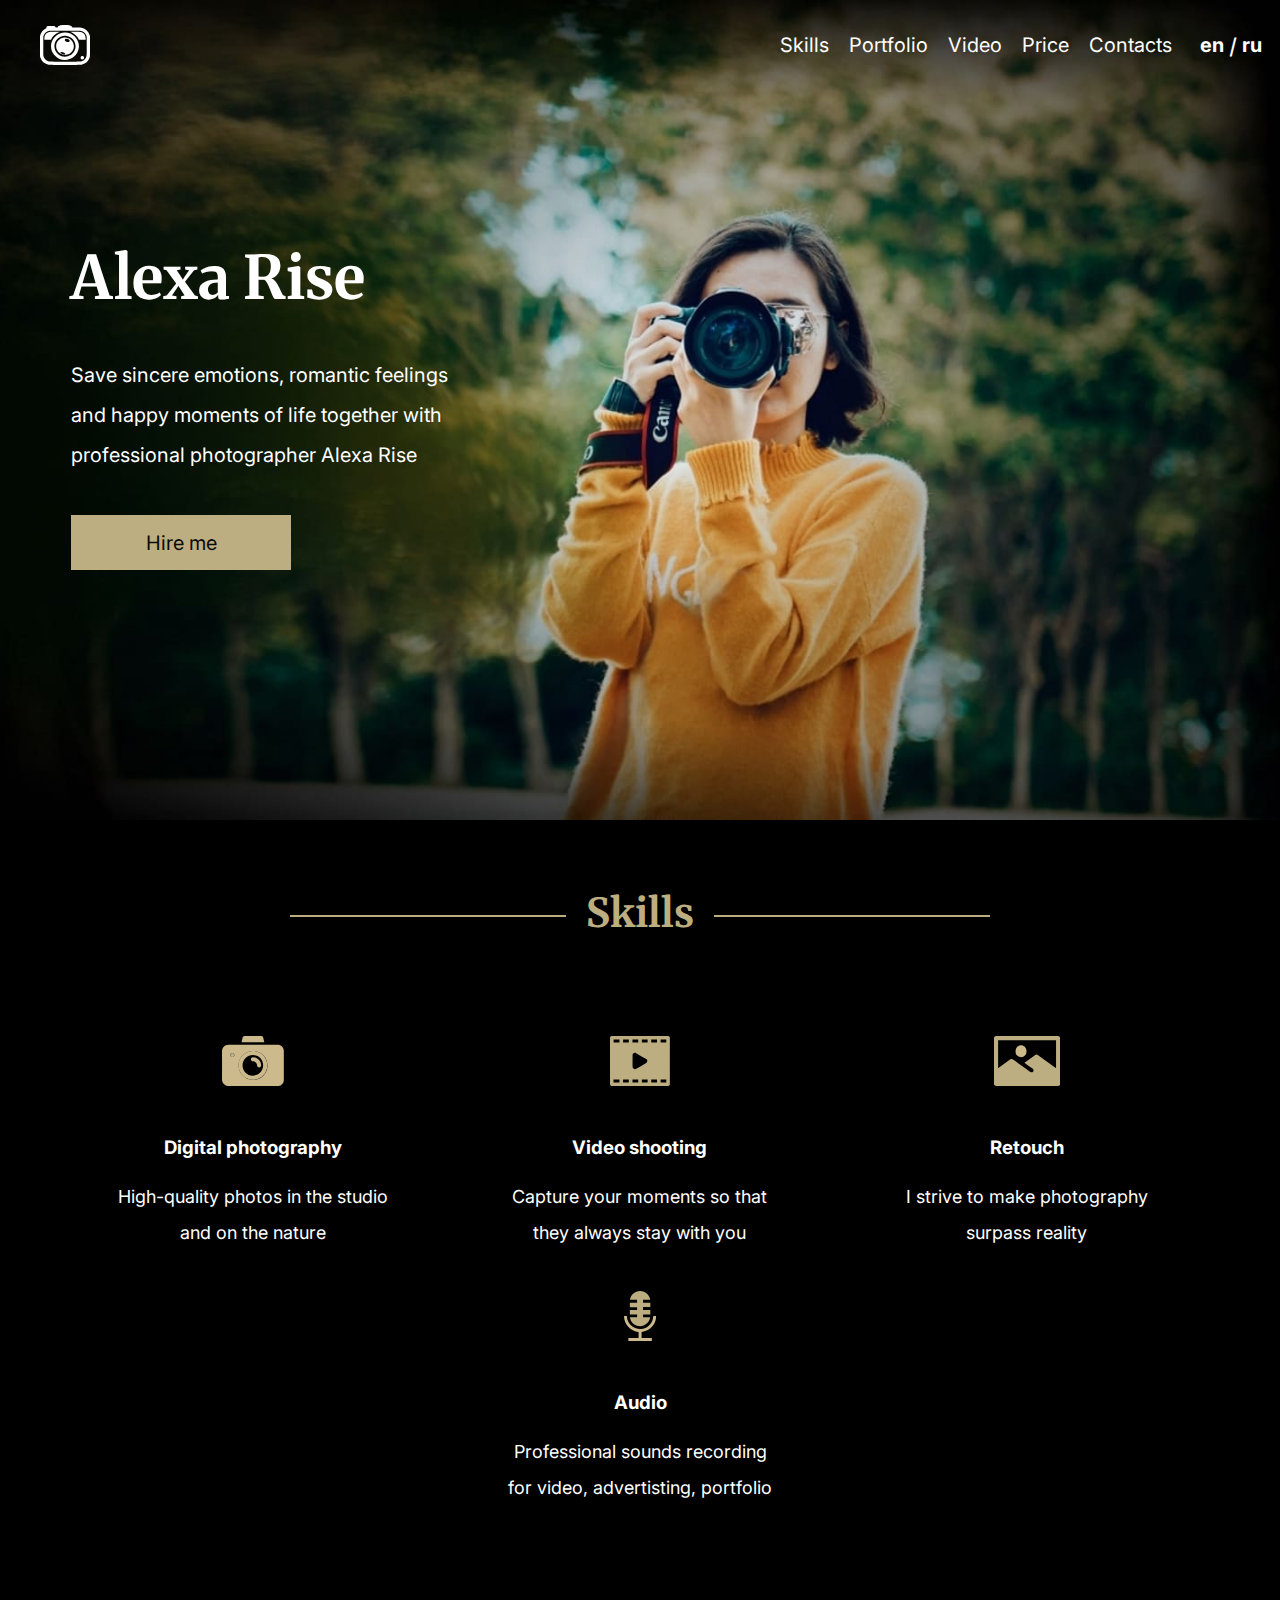
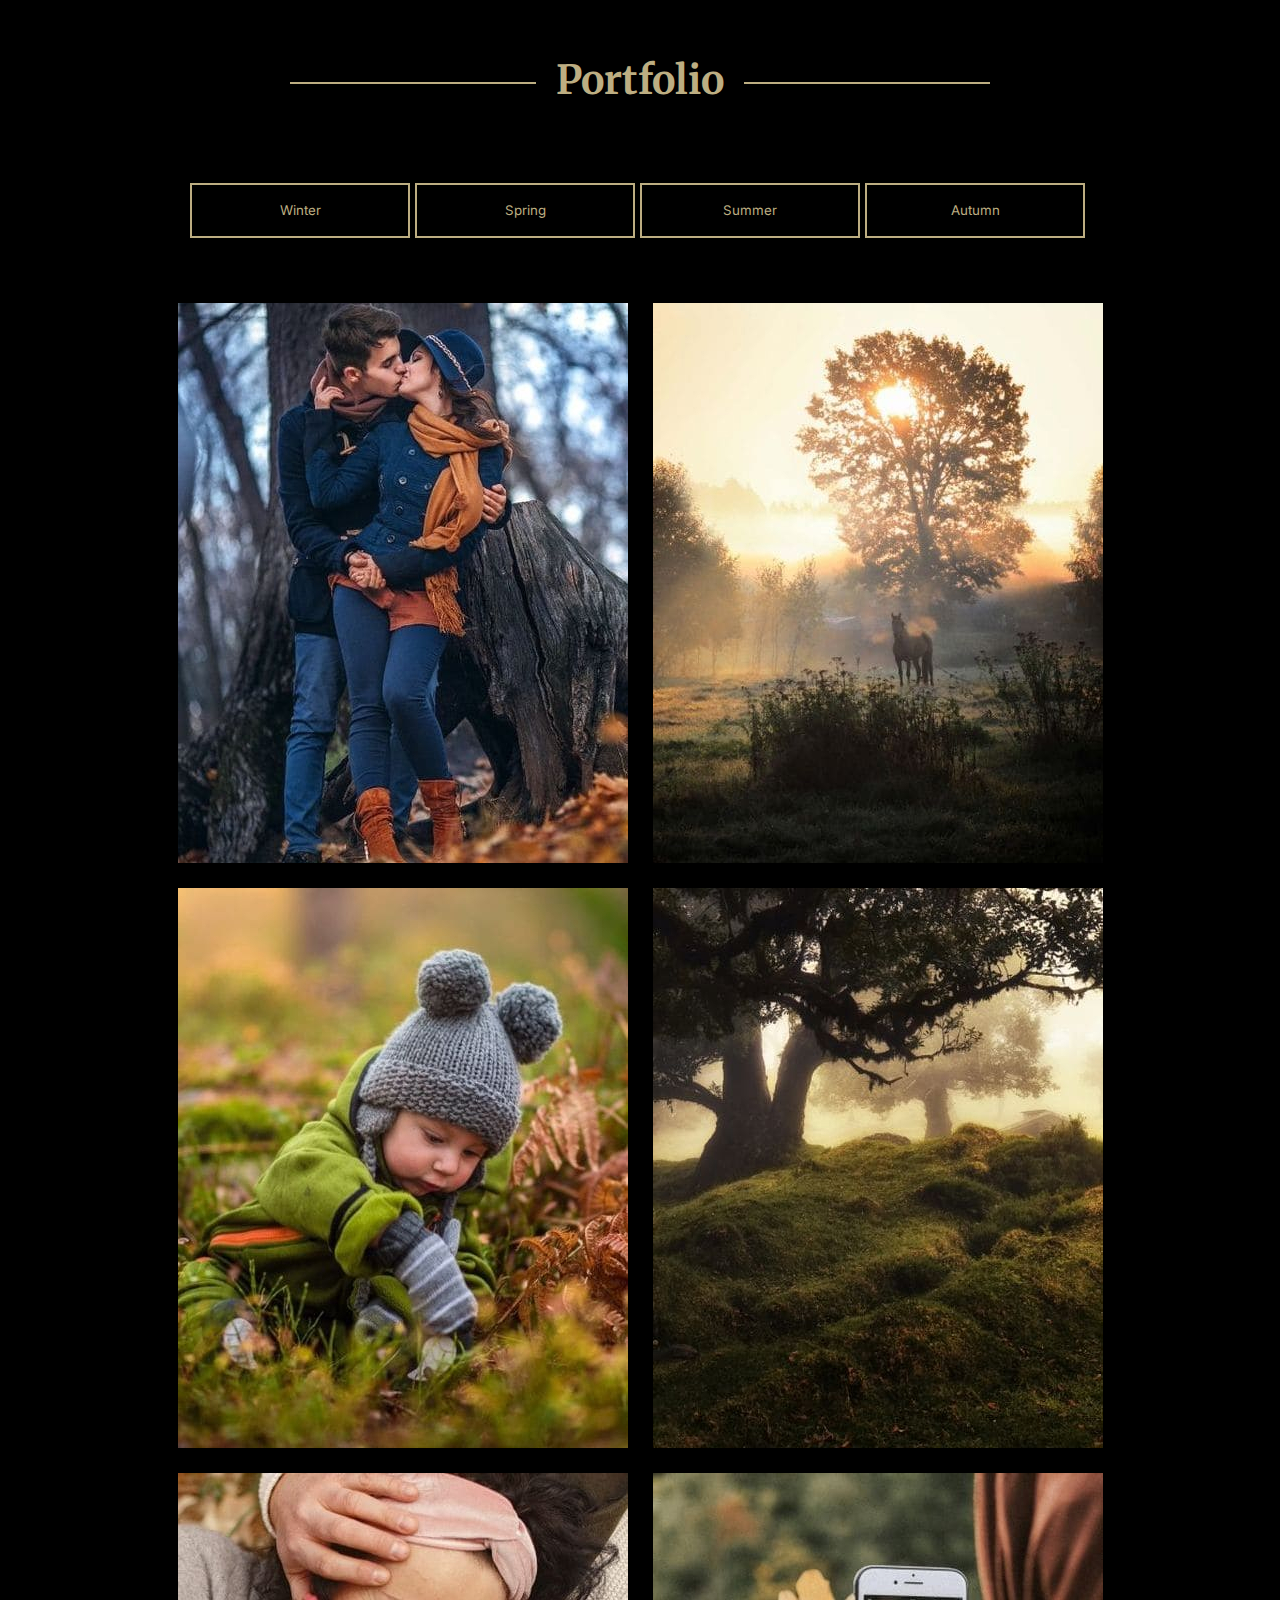
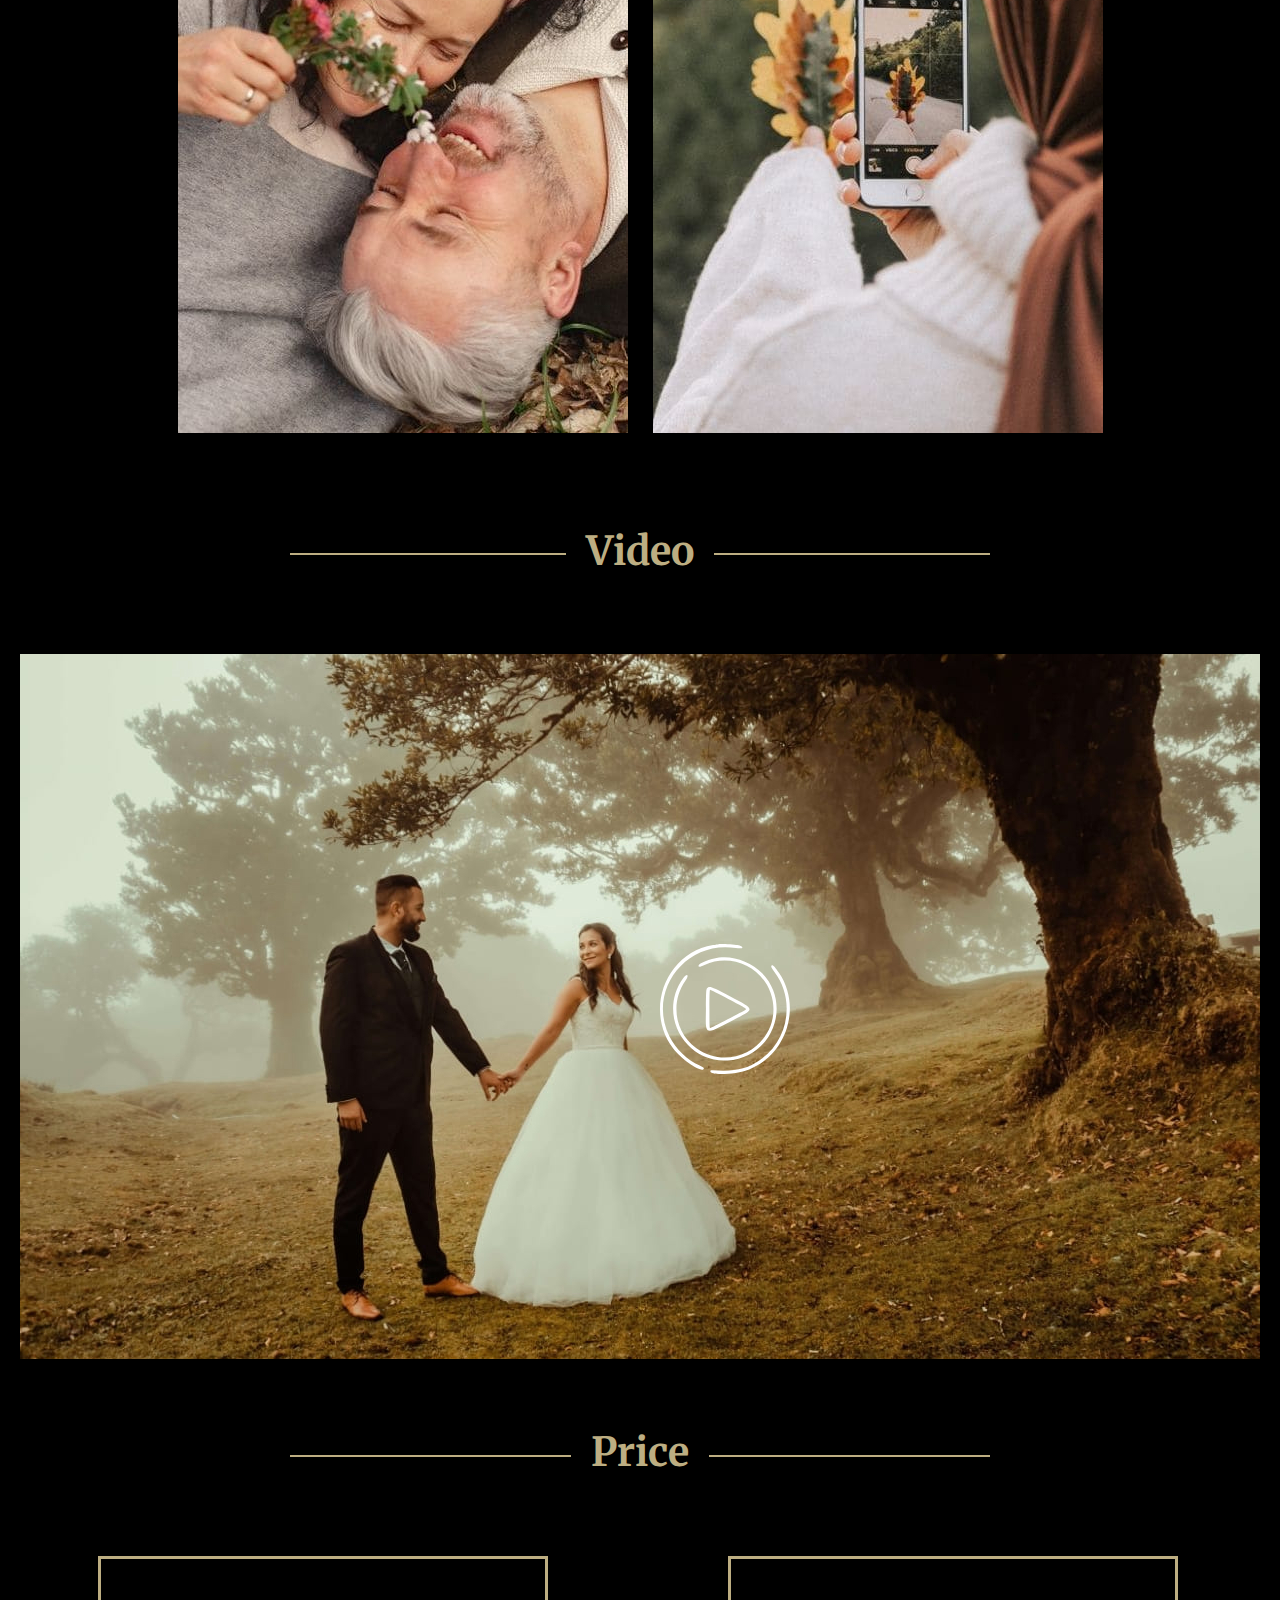
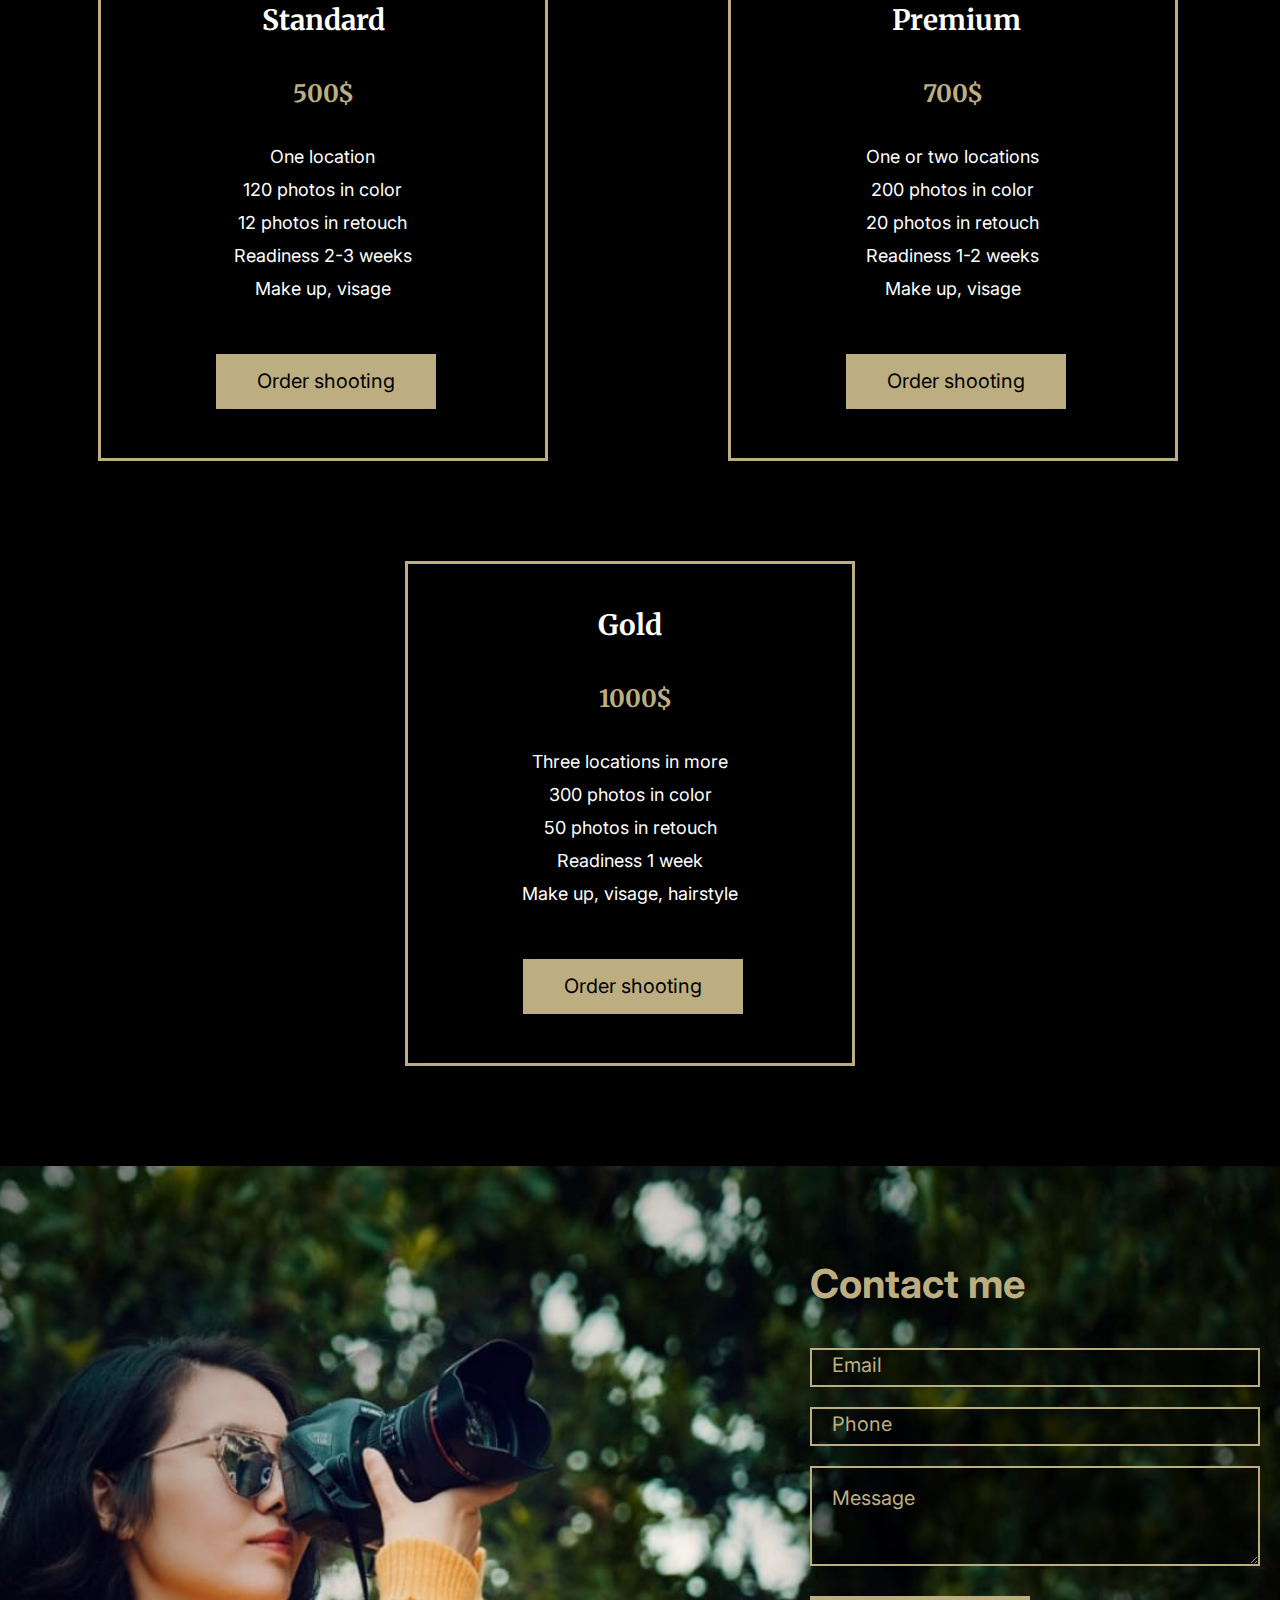
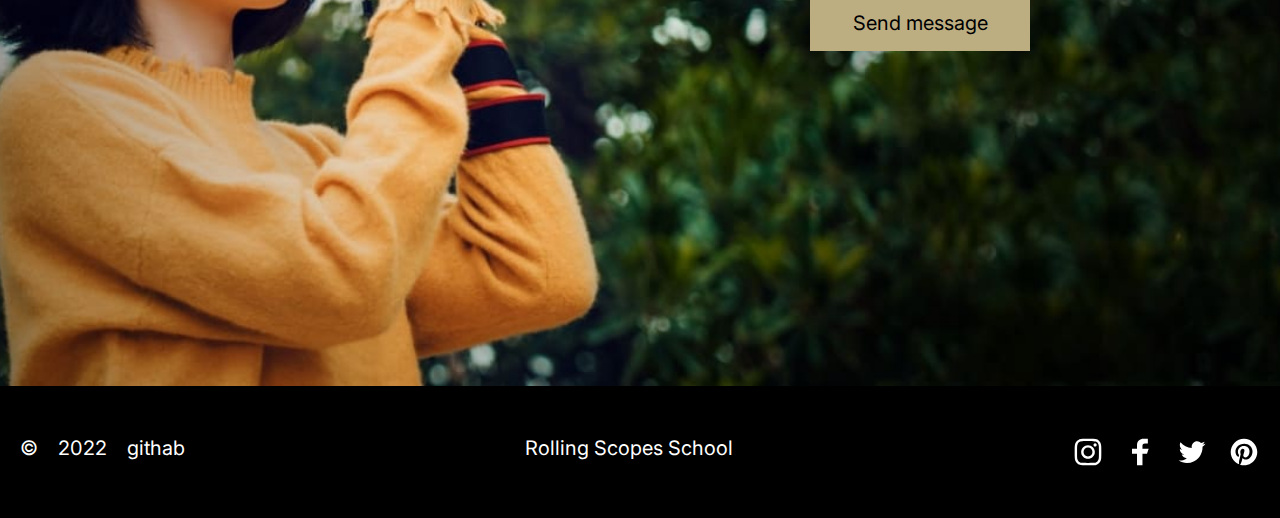
<file: index.html>
<!DOCTYPE html>
<html lang="en">
<head>
    <meta charset="UTF-8">
    <meta http-equiv="X-UA-Compatible" content="IE=edge">
    <meta name="viewport" content="width=device-width, initial-scale=1.0">
    <link rel="stylesheet" href="style.css">
    <title>Portfolio</title>
    <link href="https://fonts.googleapis.com/css2?family=Inter:wght@200&display=swap" rel="stylesheet">
    <link href="https://fonts.googleapis.com/css2?family=Inter:wght@200&family=Merriweather:wght@300&display=swap" rel="stylesheet">
</head>
<body>
  <div class="container">
    <header>
      <div class="logo"><img src="./assets/svg/logo.svg"></div>
      <div class="herophoto">
        <div class="herophoto-header">
           <nav class="nav-list">
             <a href="#skills" class="skillsbut">Skills</a>
             <a href="#portfolio" class="portfoliobut">Portfolio</a>
             <a href="#video" class="videobut">Video</a>
             <a href="#price" class="pricebut">Price</a>
             <a href="#contacts" class="contactsbut">Contacts</a>
           </nav>
        <ul class="switch-lng">
          <a class="en" id='en'>en</a>
          <span class="slesh">/</span>
          <a class="ru" id='ru'>ru</a>
       </ul>
       <div class="burger-menu"></div>
      </div>
    </div>
    </header>
       <main class="container"> 
        <section class="hero">
          <h1 class="AlexaRise">Alexa Rise</h1>
          <p class="hero-text">Save sincere emotions, romantic feelings and happy moments of life together with professional photographer Alexa Rise</p>
          <button class="hero-btn">Hire me</button>
        </section>
          <section class="section-title">
           <h2 class="skills" id="skills">Skills</h2>
          </section>
          <div class="skills-all">
           <div class="skill-card">
             <img src="./assets/svg/camera.svg" class="camera">
             <h3>Digital photography</h3>
             <p class="skills-description">High-quality photos in the studio and on the nature</p>
           </div>
           <div class="skill-card">
             <img src="./assets/svg/video.svg" class="video">
             <h3>Video shooting</h3>
             <p class="skills-description">Capture your moments so that they always stay with you</p>
           </div>
           <div class="skill-card">
             <img src="./assets/svg/image.svg" class="image">
             <h3>Retouch</h3>
             <p class="skills-description">I strive to make photography surpass reality</p>
           </div>
           <div class="skill-card">
             <img src="./assets/svg/mic.svg" class="mic">
             <h3>Audio</h3>
             <p class="skills-description">Professional sounds recording for  video, advertisting, portfolio</p>
           </div>
         </div>
        <section class="section-title">
          <h2 class="portfolio" id="portfolio">Portfolio</h2>
        </section>
        <div class="portfolio-buttons">
          <button class="button-wssa">Winter</button>
          <button class="button-wssa">Spring</button>
          <button class="button-wssa">Summer</button>
          <button class="button-wssa">Autumn</button>
        </div>
        <div class="portfolio-jpg">
          <img src="./assets/jpg/portfolio-img.jpg" class="portfolio-img">
          <img src="./assets/jpg/portfolio-img (1).jpg" class="portfolio-img">
          <img src="./assets/jpg/portfolio-img (2).jpg" class="portfolio-img">
          <img src="./assets/jpg/portfolio-img (3).jpg" class="portfolio-img">
          <img src="./assets/jpg/portfolio-img (4).jpg" class="portfolio-img">
          <img src="./assets/jpg/portfolio-img (5).jpg" class="portfolio-img">
        </div>
        <section class="section-title">
          <h2 class="video" id="video">Video</h2>
        </section>
        <div class="content-container"> 
          <div class="video-jpg">
            <img src="./assets/svg/Play_hover.svg" class="play-hover">
          </div>
        </div>
        <section class="section-title">
          <h2 class="price" id="price">Price</h2>
        </section>
        <div class="price">
          <div class="standard">
            <h3 class="price-spg">Standard</h3>
            <h4>500$</h4>
            <p class="editor">One location</p>
            <p class="editor">120 photos in color</p>
            <p class="editor">12 photos in retouch</p>
            <p class="editor">Readiness 2-3 weeks</p>
            <p class="editor">Make up, visage</p>
            <button class="order-shooting">Order shooting</button>
          </div>
          <div class="premium">
            <h3 class="price-spg">Premium</h3>
            <h4>700$</h4>
            <p class="editor">One or two locations</p>
            <p class="editor">200 photos in color</p>
            <p class="editor">20 photos in retouch</p>
            <p class="editor">Readiness 1-2 weeks</p>
            <p class="editor">Make up, visage</p>
            <button class="order-shooting">Order shooting</button>
          </div>
          <div class="gold">
            <h3 class="price-spg">Gold</h3>
            <h4>1000$</h4>
            <p class="editor">Three locations in more</p>
            <p class="editor">300 photos in color</p>
            <p class="editor">50 photos in retouch</p>
            <p class="editor">Readiness 1 week</p>
            <p class="editor">Make up, visage, hairstyle</p>
            <button class="order-shooting">Order shooting</button>
          </div>
        </div>
      <div class="contacts-me">
        <form id="contacts" class="contacts-me-form">
          <h2 class="contacts">Contact me</h2>
          <input type="email" placeholder="Email" required>
          <input type="tel" placeholder="Phone" required>
          <textarea class="registration2" placeholder="Message"></textarea>
          <button>Send message</button>
        </form>
      </div>
      </main>
      <footer class="foot">
        <div class="start-foot">
           <p class="z">©</p>
           <p class="year">2022</p>
           <a href="https://github.com/spomafi" class="links"><p class="gh">githab</p></a>
        </div>
        <a href="https://rs.school/js-stage0/" class="links"><p class="rss">Rolling Scopes School</p></a>
        <div class="soc-img">
           <img src="./assets/svg/inst 1.svg" class="inst">
           <img src="./assets/svg/fb 1.svg" class="fb">
           <img src="./assets/svg/tw 1.svg" class="tw">
           <img src="./assets/svg/pinterest 1.svg" class="pint">
      </div>
      </footer>
  </div>
</body>
<script src="index.js"></script>
<script>
  var initialLang = window.localStorage.getItem('lang')

  function switchLang(newLangEl){
    window.localStorage.setItem('lang', newLangEl.id)
    document.querySelectorAll('.switch-lng a').forEach(link => {
      if (link.id !== newLangEl.id) link.classList.remove('active')
    })
    newLangEl.classList.add('active')
  }

  document.querySelectorAll('.switch-lng a').forEach(e => {
    if( e.id === initialLang ) e.classList.add('active')
    e.addEventListener('click', () => switchLang(e))
  })
</script>
</html>
</file>
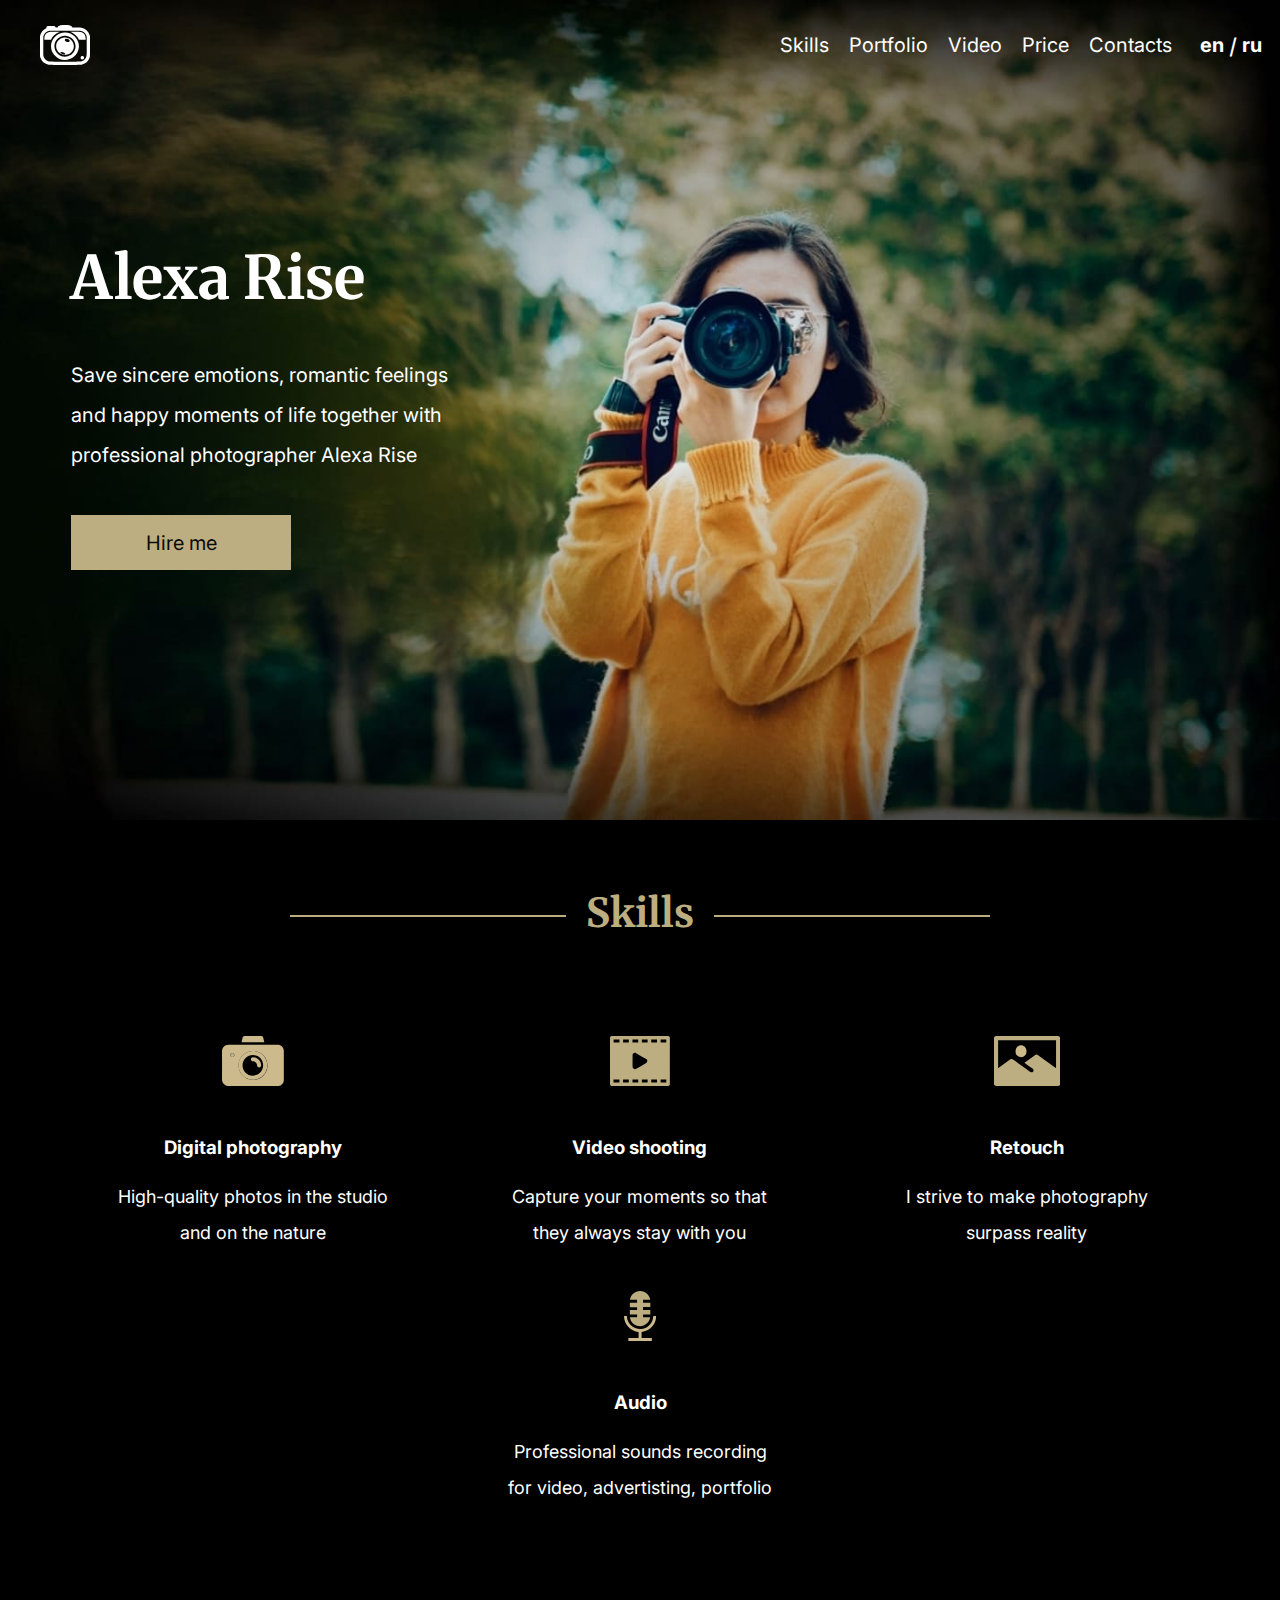
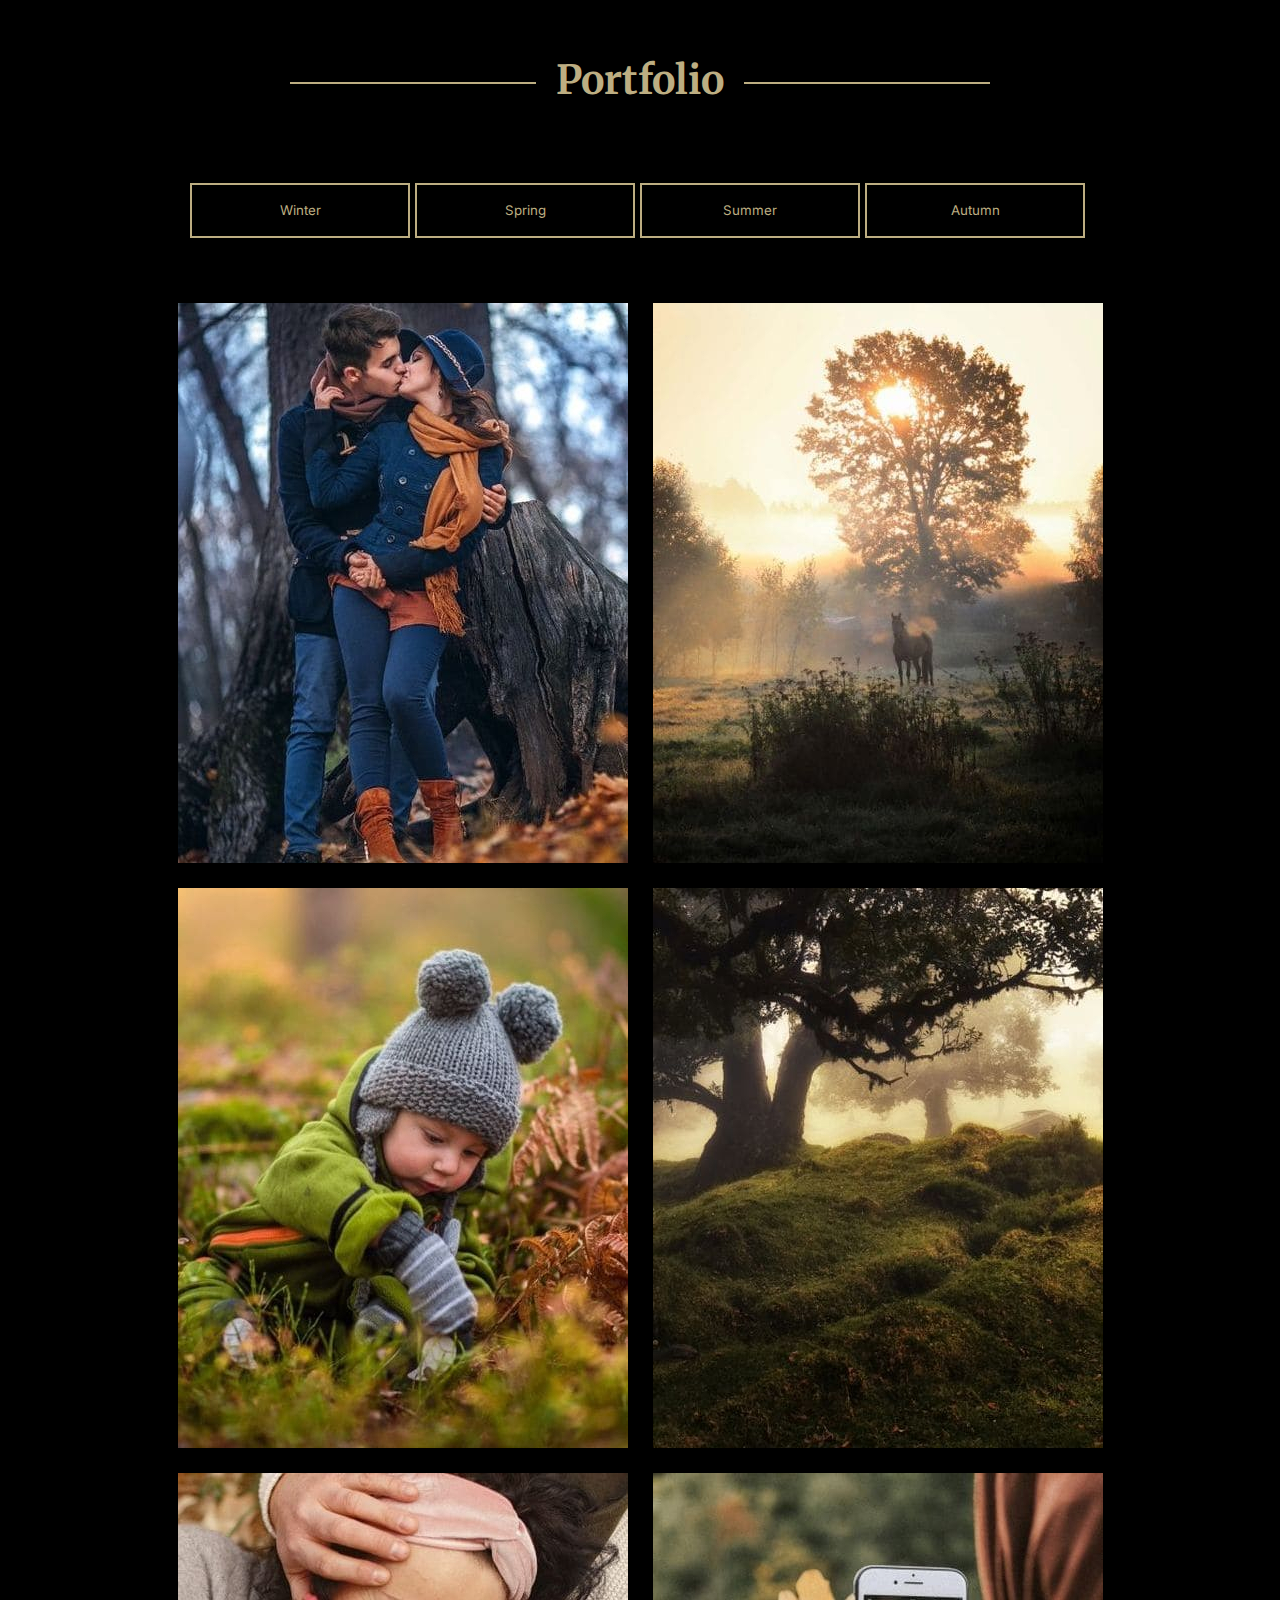
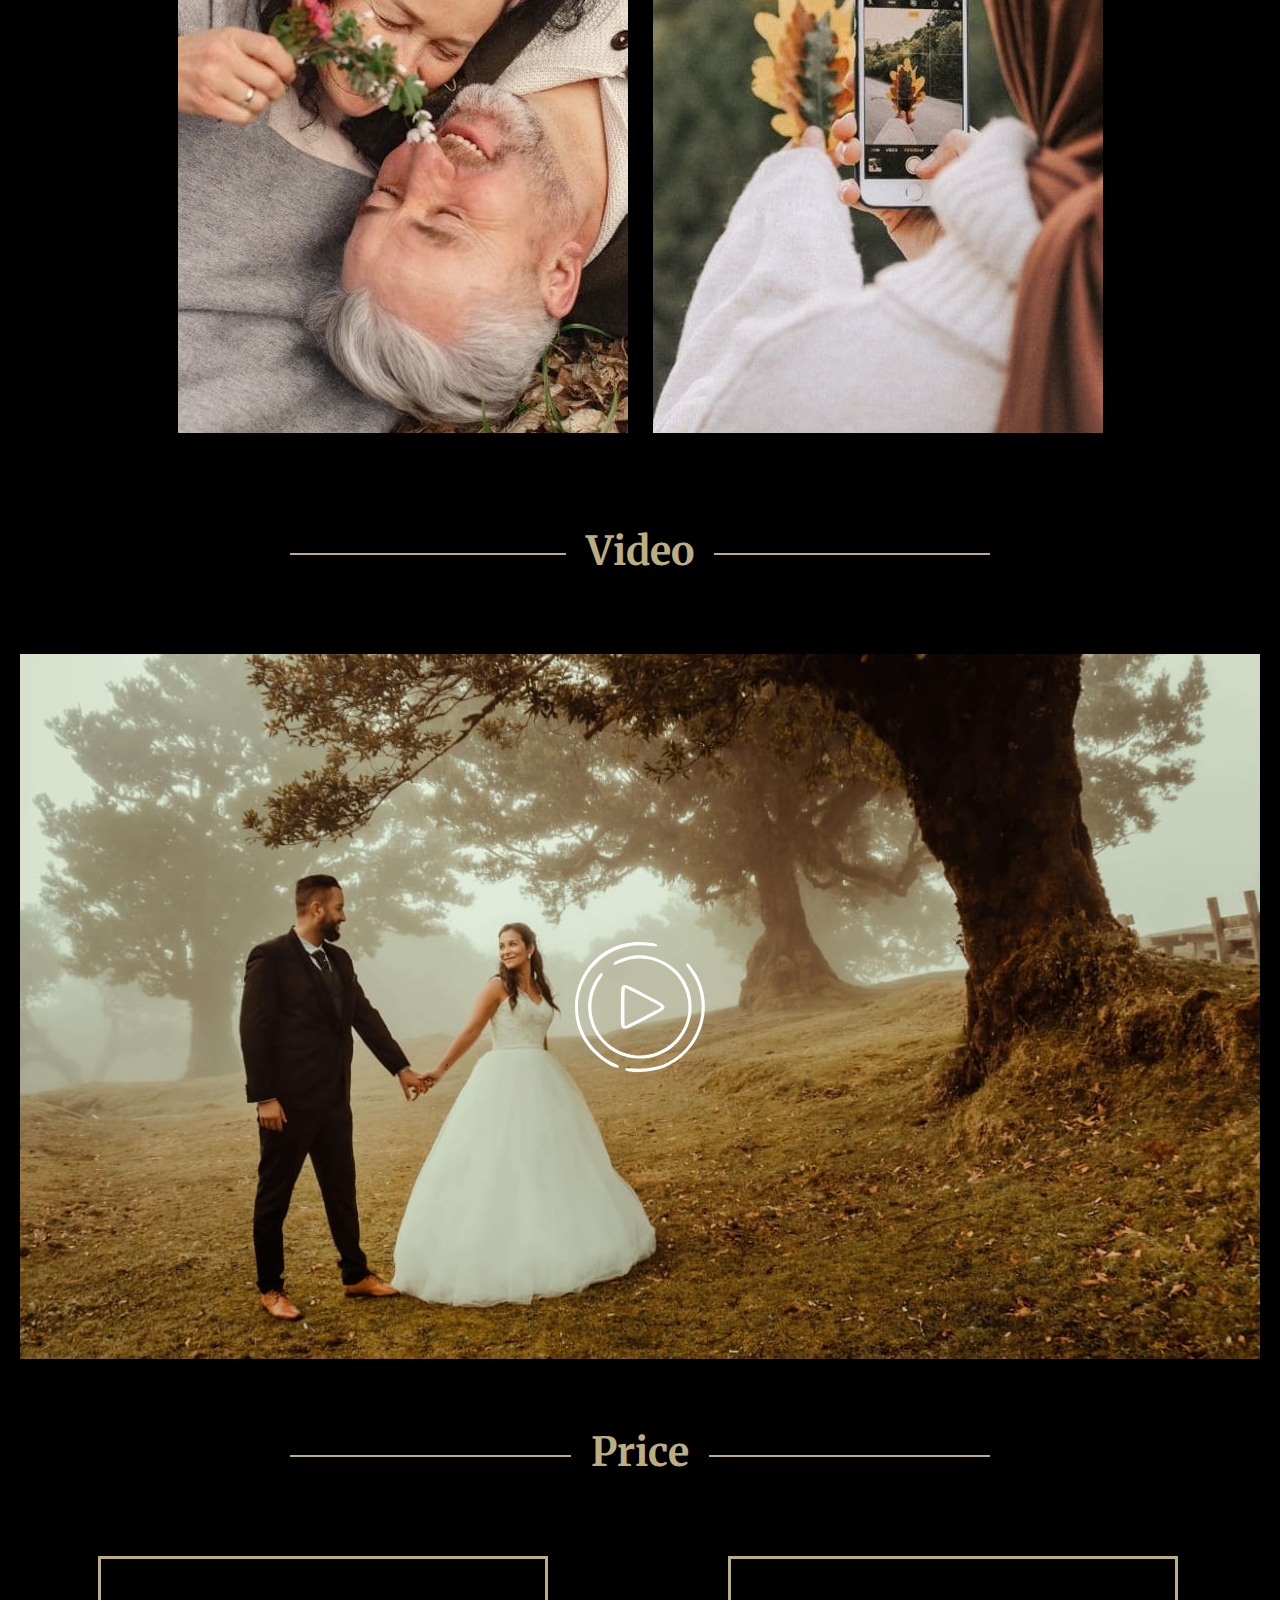
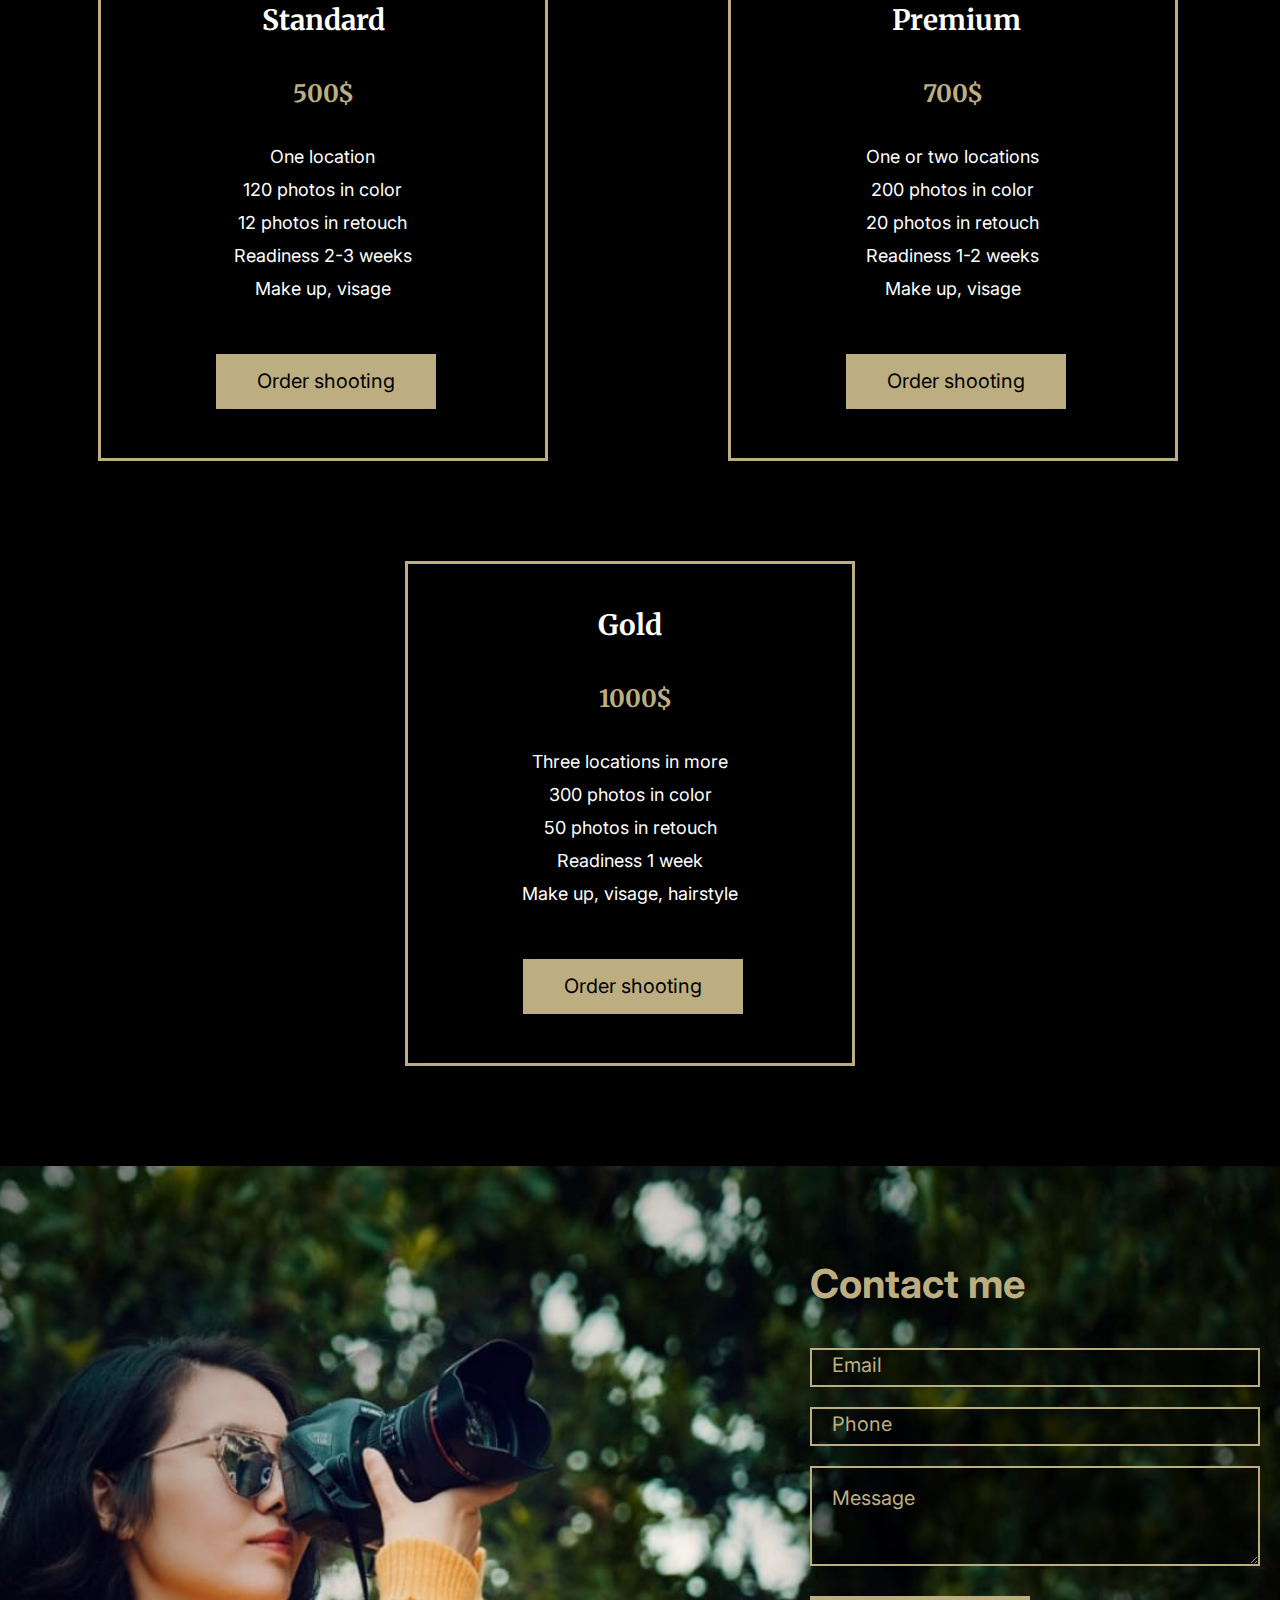
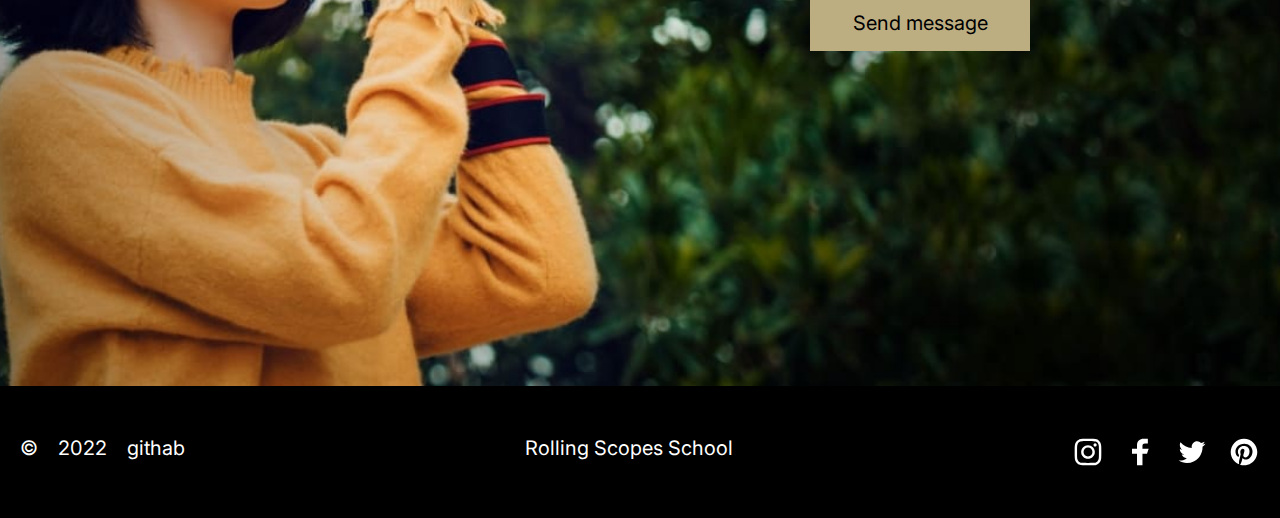
<file: portfolio/index.html>
<!DOCTYPE html>
<html lang="en">
<head>
    <meta charset="UTF-8">
    <meta http-equiv="X-UA-Compatible" content="IE=edge">
    <meta name="viewport" content="width=device-width, initial-scale=1.0">
    <link rel="stylesheet" href="style.css">
    <title>Portfolio</title>
    <link href="https://fonts.googleapis.com/css2?family=Inter:wght@400&display=swap" rel="stylesheet">
    <link href="https://fonts.googleapis.com/css2?family=Inter:wght@400&family=Merriweather:wght@300&display=swap" rel="stylesheet">
</head>
<body>
  <div class="container">
    <header>
      <div class="herophoto">
        <div class="logo"><img src="./assets/svg/logo.svg"></div>
        <div class="herophoto-header">
           <nav class="nav-list">
             <a href="#skills" class="skillsbut">Skills</a>
             <a href="#portfolio" class="portfoliobut">Portfolio</a>
             <a href="#video" class="videobut">Video</a>
             <a href="#price" class="pricebut">Price</a>
             <a href="#contacts" class="contactsbut">Contacts</a>
           </nav>
        <ul class="switch-lng">
          <a class="en" id='en'>en</a>
          <span class="slesh">/</span>
          <a class="ru" id='ru'>ru</a>
       </ul>
       <div class="burger-menu"></div>
      </div>
    </div>
    </header>
       <main class="container"> 
        <section class="hero">
          <h1 class="AlexaRise">Alexa Rise</h1>
          <p class="hero-text">Save sincere emotions, romantic feelings and happy moments of life together with professional photographer Alexa Rise</p>
          <button class="hero-btn">Hire me</button>
        </section>
          <section class="section-title">
           <h2 class="skills" id="skills">Skills</h2>
          </section>
          <div class="skills-all">
           <div class="skill-card">
             <img src="./assets/svg/camera.svg" class="camera">
             <h3>Digital photography</h3>
             <p class="skills-description">High-quality photos in the studio and on the nature</p>
           </div>
           <div class="skill-card">
             <img src="./assets/svg/video.svg" class="video">
             <h3>Video shooting</h3>
             <p class="skills-description">Capture your moments so that they always stay with you</p>
           </div>
           <div class="skill-card">
             <img src="./assets/svg/image.svg" class="image">
             <h3>Retouch</h3>
             <p class="skills-description">I strive to make photography surpass reality</p>
           </div>
           <div class="skill-card">
             <img src="./assets/svg/mic.svg" class="mic">
             <h3>Audio</h3>
             <p class="skills-description">Professional sounds recording for  video, advertisting, portfolio</p>
           </div>
         </div>
        <section class="section-title">
          <h2 class="portfolio" id="portfolio">Portfolio</h2>
        </section>
        <div class="portfolio-buttons">
          <button class="button-wssa">Winter</button>
          <button class="button-wssa">Spring</button>
          <button class="button-wssa">Summer</button>
          <button class="button-wssa">Autumn</button>
        </div>
        <div class="portfolio-jpg">
          <img src="./assets/jpg/portfolio-img.jpg" class="portfolio-img">
          <img src="./assets/jpg/portfolio-img (1).jpg" class="portfolio-img">
          <img src="./assets/jpg/portfolio-img (2).jpg" class="portfolio-img">
          <img src="./assets/jpg/portfolio-img (3).jpg" class="portfolio-img">
          <img src="./assets/jpg/portfolio-img (4).jpg" class="portfolio-img">
          <img src="./assets/jpg/portfolio-img (5).jpg" class="portfolio-img">
        </div>
        <section class="section-title">
          <h2 class="video" id="video">Video</h2>
        </section>
        <div class="content-container"> 
          <div class="video-jpg">
            <img src="./assets/svg/Play_hover.svg" class="play-hover">
          </div>
        </div>
        <section class="section-title">
          <h2 class="price" id="price">Price</h2>
        </section>
        <div class="price">
          <div class="standard">
            <h3 class="price-spg">Standard</h3>
            <h4>500$</h4>
            <p class="editor">One location</p>
            <p class="editor">120 photos in color</p>
            <p class="editor">12 photos in retouch</p>
            <p class="editor">Readiness 2-3 weeks</p>
            <p class="editor">Make up, visage</p>
            <button class="order-shooting">Order shooting</button>
          </div>
          <div class="premium">
            <h3 class="price-spg">Premium</h3>
            <h4>700$</h4>
            <p class="editor">One or two locations</p>
            <p class="editor">200 photos in color</p>
            <p class="editor">20 photos in retouch</p>
            <p class="editor">Readiness 1-2 weeks</p>
            <p class="editor">Make up, visage</p>
            <button class="order-shooting">Order shooting</button>
          </div>
          <div class="gold">
            <h3 class="price-spg">Gold</h3>
            <h4>1000$</h4>
            <p class="editor">Three locations in more</p>
            <p class="editor">300 photos in color</p>
            <p class="editor">50 photos in retouch</p>
            <p class="editor">Readiness 1 week</p>
            <p class="editor">Make up, visage, hairstyle</p>
            <button class="order-shooting">Order shooting</button>
          </div>
        </div>
      <div class="contacts-me">
        <form id="contacts" class="contacts-me-form">
          <h2 class="contacts">Contact me</h2>
          <input type="email" placeholder="Email" required>
          <input type="tel" placeholder="Phone" required>
          <textarea class="registration2" placeholder="Message"></textarea>
          <button>Send message</button>
        </form>
      </div>
      </main>
      <footer class="foot">
        <div class="start-foot">
           <p class="z">©</p>
           <p class="year">2022</p>
           <a href="https://github.com/spomafi" class="links"><p class="gh">githab</p></a>
        </div>
        <a href="https://rs.school/js-stage0/" class="links"><p class="rss">Rolling Scopes School</p></a>
        <div class="soc-img">
           <img src="./assets/svg/inst 1.svg" class="inst">
           <img src="./assets/svg/fb 1.svg" class="fb">
           <img src="./assets/svg/tw 1.svg" class="tw">
           <img src="./assets/svg/pinterest 1.svg" class="pint">
      </div>
      </footer>
  </div>
</body>
<script src="index.js"></script>
<script>
  var initialLang = window.localStorage.getItem('lang')

  function switchLang(newLangEl){
    window.localStorage.setItem('lang', newLangEl.id)
    document.querySelectorAll('.switch-lng a').forEach(link => {
      if (link.id !== newLangEl.id) link.classList.remove('active')
    })
    newLangEl.classList.add('active')
  }

  document.querySelectorAll('.switch-lng a').forEach(e => {
    if( e.id === initialLang ) e.classList.add('active')
    e.addEventListener('click', () => switchLang(e))
  })
</script>
</html>
</file>
<file: style.css>
html {
    scroll-behavior: smooth; 
    font-family: 'Inter', sans-serif;
    font-family: 'Merriweather', serif;
  }

body {
    background-color: black;
    background-attachment: scroll;
    margin: 0;
}

main {
    background-color: black;
}
.content-container {
  max-width: 1440px;
  padding: 0 20px;
}
.main-container {
    display: flex;
    flex-wrap: wrap;
}

.section-title {
    width: 50%;
  }

.logo {
    position: absolute;
    height: 50px;
    width: 50px;
    left: 20px;
    top: 20px;
    background-image: url ('./assets/svg/logo.svg');
    background-size: contain;
    background-repeat: no-repeat;  
    transition: 0.3s;
    margin: 0px 0 0 20px;
}

.logo:hover {
    filter: invert(26%) sepia(15%) saturate(638%) hue-rotate(7deg) brightness(92%)
      contrast(87%);
  }

.container {
    max-width: 1440px;
    margin: 0 auto;
}

.nav-list {
    display: flex;
    justify-content: flex-end;
    align-items: center;
}

.nav-list a{
    font-family: Inter;
    font-style: normal;
    font-weight: normal;
    font-size: 20px;
    line-height: 50px;
    color: #FFFFFF;
    text-decoration: none;
    padding: 0 10px;
}

.burger-menu {
    background-image: url('./assets/svg/hamburger_unvisited.svg');
    width: 50px;
    height: 40px;
    display: none;
    margin: 0 60px 0 10px;
}

.switch-lng {
    font-weight: bold;
    font-size: 20px;
    text-align: center;
    height: 50px;
    justify-content: flex-end;
    display: flex;
    align-items: center;
    margin: 20px 18px;
    padding: 0px;
}
.switch-lng a{
  color: #FFFFFF;
  text-decoration: none;
  cursor: pointer;
  transition: opacity .3s ease, color .3s ease;
  opacity: 1;
  font-family: 'Inter';
}
.switch-lng a:hover{
    opacity: 0.5;
}
.switch-lng a.active{
    color: #BDAE82;
}

.slesh {
    color: #FFFFFF;
    font-weight: bold;
    margin: 0px 5px 0px 5px;
}

.herophoto {
    object-fit: contain;
    height: 820px;
    background-image: url('./assets/jpg/bgg.jpg');
    background-position: center;
    background-repeat: no-repeat;
    background-size: cover;
}

.herophoto-header {
    display: flex;
    justify-content: flex-end;
    align-items: center;
}

.hero {
    position: absolute;
    width: 450px;
    left: 5.56%;
    right: 59.72%;
    top: 220px;
}

.AlexaRise {
    font-family: Merriweather;
    font-style: normal;
    font-weight: bold;
    font-size: 60px;
    color: #FFFFFF;
    margin: 20px 0px 40px 0px;
}

.hero-text {
    font-family: Inter;
    font-style: normal;
    font-weight: normal;
    font-size: 20px;
    line-height: 40px;
    color: #FFFFFF;
    margin: 10px 40px 30px 0px;
}

.hero-btn {
    height: 55px;
    Width: 220px;
    background: #BDAE82;
    border-radius: 0px;
    margin: 10px 0px 0px 0px;
    color: #0a0a0a;
    background-size: contain;
    background-repeat: no-repeat;  
    transition: 0.3s;
    border: none;
    font-size: 20px;
    font-family: Inter;
}

.hero-btn:hover {
    color: #FFFFFF;
    background-color: none;
  }

.section-title {
    color: white;
    font-family: Merriweather;
    display: flex;
    width: 700px;
    padding: 50px 0 0; 
    justify-content: center;
    align-items: center;
    margin-left: auto;
    margin-right: auto;
    line-height: 20px;
    background-image: linear-gradient(
        to top,
        #000 39px, 
        #bdae82 39px, 
        #bdae82 41px, 
        #000 41px
    );
    margin-bottom: 60px;
}

.section-title h2 {
    background: black;
    padding: 0px 20px;
    text-align: center;
    color: #BDAE82;
    font-size: 40px;
}

.skills-all {
    display: flex;
    flex-wrap: wrap;
    justify-content: space-around;
    margin: 60px;
    font-family: Inter;
}

h3 {
    color: #FFFFFF;
    margin: 50px 0 0 0;
}

.skills-description {
    color: #FFFFFF;
    font-size: 18px;
    line-height: 36px;
    text-align: center;
    margin: 20px 0 0 0;
    width: 280px;
    height: 72px;
}

.camera {
    width: 62px;
    height: 50px;
}

.image {
    width: 66px;
    height: 50px;
}

.skill-card {
    display: flex;
    flex-direction: column;
    align-items: center;
    padding: 20px;
    text-align: center;
}

.mic {
    width: 32px;
    height: 50px;
}

.portfolio-buttons {
    display: flex;
    justify-content: center;
    transition: 0.3s;
    margin: 60px;
}

.button-wssa:hover {
    color: #FFFFFF;
    background-color: none;
}
.button-wssa:focus {
  background: #BDAE82;
  color: black;
}

.button-wssa {
    border: 2px solid #BDAE82;
    box-sizing: border-box;
    border-radius: 0px;
    width: 220px;
    height: 55px;
    margin: 0 5px 5px 0;
    background-color: transparent;
    color: #BDAE82;
    transition: 0.3s;
    font-family: Inter;
}

.portfolio-jpg {
    display: flex;
    flex-wrap: wrap;
    justify-content: center;
    margin: 60px 0 0;
}

.portfolio-img {
    width: 450px;
    height: 560px;
    margin: 0 12.5px 25px;
}

.video-jpg {
    position: relative;
    height: 705px;
    background-image: url('./assets/jpg/video-player.jpg');
    background-size: cover;
    width: 100%;
}

.play-hover {
    position: absolute;
    left: 640px;
    top: 290px;
    transition: 0.3s;
}

.play-hover:hover {
    color: #BDAE82;
    background-color: none;
    filter: invert(26%) sepia(15%) saturate(638%) hue-rotate(7deg) brightness(92%)
      contrast(87%);
}

.price-spg {
    color: #FFFFFF;
    text-align: center;
    margin: 43px 161px 20px 161px;
    font-size: 28px;
    font-family: Merriweather;
}

h4 {
    color: #BDAE82;
    text-align: center;
    margin: 40px 190px 40px 191px;
    font-size: 24px;
    font-family: Merriweather;
}

.editor {
    color: #FFFFFF;
    text-align: center;
    font-size: 18px;
    line-height: 15px;
    font-family: Inter;
}

.price {
    display: flex;
    flex-wrap: wrap;
    justify-content: space-around;
}

.standard {
    border: 3px solid #BDAE82;
    box-sizing: border-box;
    border-radius: 0px;
    text-align: center;
    height: 505px;
    width: 450px;
    margin: 0px 25px 100px 20px;
}

.premium {
    border: 3px solid #BDAE82;
    box-sizing: border-box;
    border-radius: 0px;
    text-align: center;
    height: 505px;
    width: 450px;
    margin: 0px 25px 100px 0;
}

.gold {
    border: 3px solid #BDAE82;
    box-sizing: border-box;
    border-radius: 0px;
    text-align: center;
    height: 505px;
    width: 450px;
    margin: 0px 20px 100px 0;
}

.order-shooting {
    width: 220px;
    height: 55px;
    background-color: #BDAE82;
    color: black;
    margin: 40px 115px 43px 115px;
    font-size: 20px;
    border: none;
    font-family: Inter;
}

.contacts-me {
    background-image: url(./assets/jpg/contact.jpg);
    max-width: 1440px;
    height: 700px;
    background-size: cover ;
    background-position: center center;
    padding: 60px 20px;
    display: flex;
    justify-content: flex-end;
}
.contacts-me-form {
    max-width: 450px;
    display: flex;
    flex-direction: column;
    font-family: Inter;
    font-style: normal;
    font-weight: normal;
    flex-grow: 1;
}
.contacts-me-form h2 {
    color: #BDAE82;
    font-size: 40px;
    margin-bottom: 40px
}
.contacts-me-form input {
    width: 100%;
    background: rgba(0, 0, 0, 0.5);
    border: 2px solid #BDAE82;
    box-sizing: border-box;
    margin-bottom: 20px;
    padding: 10px 20px
}
.contacts-me-form input::placeholder {
    font-family: Inter;
    font-style: normal;
    font-weight: normal;
    font-size: 20px;
    line-height: 40px;
    color: #BDAE82;
    margin-bottom: 20px;
}
.contacts-me-form textarea {
    background: rgba(0, 0, 0, 0.5);
    border: 2px solid #BDAE82;
    box-sizing: border-box;
    height: 100px;
    margin-bottom: 30px;
    padding: 10px 20px
}
.contacts-me-form textarea::placeholder {
    font-size: 20px;
    line-height: 40px;
    color: #BDAE82;
    font-family: Inter;
}
.contacts-me-form button {
    padding: 8px 40px;
    height: 55px;
    background: #BDAE82;
    max-width: 220px;
    border: 0;
    outline: none;
    font-family: Inter;
    font-size: 20px;
}

.foot {
    display: flex;
    justify-content: space-between;
}

.start-foot {
    display: flex;
    justify-content: flex-start;
    font-size: 20px;
    color: #FFFFFF;
}

.z {
    margin: 50px 20px 50px 20px;
    font-family: Inter;
}

.year {
    margin: 50px 20px 50px 0;
    font-family: Inter;
}

.gh {
    margin: 50px 0 50px 0;
    color: #FFFFFF;
    font-family: Inter;
}

.links {
    text-decoration: none;
}

.rss {
    color: #FFFFFF;
    display: flex;
    justify-content: center;
    margin: 50px 0 50px 0;
    font-size: 20px;
    font-family: Inter;
}

.soc-img {
    display: flex;
    justify-content: flex-end;
}

.inst {
    width: 26,66px;
    height: 26,65px;
    margin: 50px 20px 50px 0;
    transition: 0.3s;
}

.inst:hover {
    filter: invert(26%) sepia(15%) saturate(638%) hue-rotate(7deg) brightness(92%)
      contrast(87%);
}

.fb {
    width: 16,67px;
    height: 26,67px;
    margin: 50px 20px 50px 0;
    transition: 0.3s;
}

.fb:hover {
    filter: invert(26%) sepia(15%) saturate(638%) hue-rotate(7deg) brightness(92%)
      contrast(87%);
}

.tw {
    width: 26,67px;
    height: 21,67px;
    margin: 50px 20px 50px 0;
    transition: 0.3s;
}

.tw:hover {
    filter: invert(26%) sepia(15%) saturate(638%) hue-rotate(7deg) brightness(92%)
      contrast(87%);
}

.pint {
    width: 26,57px;
    height: 26,67px;
    margin: 50px 20px 50px 0;
    transition: 0.3s;
}

.pint:hover {
    filter: invert(26%) sepia(15%) saturate(638%) hue-rotate(7deg) brightness(92%)
      contrast(87%);
}

@media (max-width:768px) {
    .hero {
    top: 200px;
    margin: 0 0 0 10px;
    }
    .herophoto {
    height: 590px;
    }
    .AlexaRise {
    font-weight: normal;
    font-size: 32px;
    color: #FFFFFF;
    margin: 0;
    }
    .hero-text {
    width: 350px;
    line-height: 24px;
    margin: 20px 0 60px 0;
    }
    .hero-btn {
    flex-direction: row;
    justify-content: center;
    align-items: center;
    padding: 7px 73px;
    width: 219px;
    height: 54px;
    margin: 0;
    }
    .section-title {
    width: 364px;
    }
     .section-title h2 {
    font-size: 32px;
    }
    .burger-menu {
    display: block;
    }
    .nav-list {
    display: none;
    }
    .logo {
    left: 30px;
    }
    .portfolio-buttons {
    display: flex;
    flex-wrap: wrap;
    margin: 0 50px 0;
    }
    .html {
    overflow-y: hidden;
    }
}
</file>
<file: portfolio/style.css>
html {
    scroll-behavior: smooth; 
    font-family: 'Inter', sans-serif;
    font-family: 'Merriweather', serif;
  }

body {
    background-color: black;
    background-attachment: scroll;
    margin: 0;
}

main {
    background-color: black;
}
.content-container {
  max-width: 1440px;
  padding: 0 20px;
}
.main-container {
    display: flex;
    flex-wrap: wrap;
}

.section-title {
    width: 50%;
  }

.logo {
    position: absolute;
    height: 50px;
    width: 50px;
    left: 20px;
    top: 20px;
    background-image: url ('./assets/svg/logo.svg');
    background-size: contain;
    background-repeat: no-repeat;  
    transition: 0.3s;
    margin: 0px 0 0 20px;
}

.logo:hover {
    filter: invert(26%) sepia(15%) saturate(638%) hue-rotate(7deg) brightness(92%)
      contrast(87%);
  }

.container {
    max-width: 1440px;
    margin: 0 auto;
}

.nav-list {
    display: flex;
    justify-content: flex-end;
    align-items: center;
}

.nav-list a{
    font-family: Inter;
    font-style: normal;
    font-weight: normal;
    font-size: 20px;
    line-height: 50px;
    color: #FFFFFF;
    text-decoration: none;
    padding: 0 10px;
}

.burger-menu {
    background-image: url('./assets/svg/hamburger_unvisited.svg');
    width: 50px;
    height: 40px;
    display: none;
    margin: 0 60px 0 10px;
}

.switch-lng {
    font-weight: bold;
    font-size: 20px;
    text-align: center;
    height: 50px;
    justify-content: flex-end;
    display: flex;
    align-items: center;
    margin: 20px 18px;
    padding: 0px;
}
.switch-lng a{
  color: #FFFFFF;
  text-decoration: none;
  cursor: pointer;
  transition: opacity .3s ease, color .3s ease;
  opacity: 1;
  font-family: 'Inter';
}
.switch-lng a:hover{
    opacity: 0.5;
}
.switch-lng a.active{
    color: #BDAE82;
}

.slesh {
    color: #FFFFFF;
    font-weight: bold;
    margin: 0px 5px 0px 5px;
}

.herophoto {
    object-fit: contain;
    height: 820px;
    background-image: url('./assets/jpg/bgg.jpg');
    background-position: center;
    background-repeat: no-repeat;
    background-size: cover;
}

.herophoto-header {
    display: flex;
    justify-content: flex-end;
    align-items: center;
}

.hero {
    position: absolute;
    width: 450px;
    left: 5.56%;
    right: 59.72%;
    top: 220px;
}

.AlexaRise {
    font-family: Merriweather;
    font-style: normal;
    font-weight: bold;
    font-size: 60px;
    color: #FFFFFF;
    margin: 20px 0px 40px 0px;
}

.hero-text {
    font-family: Inter;
    font-style: normal;
    font-weight: normal;
    font-size: 20px;
    line-height: 40px;
    color: #FFFFFF;
    margin: 10px 40px 30px 0px;
}

.hero-btn {
    height: 55px;
    Width: 220px;
    background: #BDAE82;
    border-radius: 0px;
    margin: 10px 0px 0px 0px;
    color: #0a0a0a;
    background-size: contain;
    background-repeat: no-repeat;  
    transition: 0.3s;
    border: none;
    font-size: 20px;
    font-family: Inter;
}

.hero-btn:hover {
    color: #FFFFFF;
    background-color: none;
  }

.section-title {
    color: white;
    font-family: Merriweather;
    display: flex;
    width: 700px;
    padding: 50px 0 0; 
    justify-content: center;
    align-items: center;
    margin-left: auto;
    margin-right: auto;
    line-height: 20px;
    background-image: linear-gradient(
        to top,
        #000 39px, 
        #bdae82 39px, 
        #bdae82 41px, 
        #000 41px
    );
    margin-bottom: 60px;
}

.section-title h2 {
    background: black;
    padding: 0px 20px;
    text-align: center;
    color: #BDAE82;
    font-size: 40px;
}

.skills-all {
    display: flex;
    flex-wrap: wrap;
    justify-content: space-around;
    margin: 60px;
    font-family: Inter;
}

h3 {
    color: #FFFFFF;
    margin: 50px 0 0 0;
}

.skills-description {
    color: #FFFFFF;
    font-size: 18px;
    line-height: 36px;
    text-align: center;
    margin: 20px 0 0 0;
    width: 280px;
    height: 72px;
}

.camera {
    width: 62px;
    height: 50px;
}

.image {
    width: 66px;
    height: 50px;
}

.skill-card {
    display: flex;
    flex-direction: column;
    align-items: center;
    padding: 20px;
    text-align: center;
}

.mic {
    width: 32px;
    height: 50px;
}

.portfolio-buttons {
    display: flex;
    justify-content: center;
    transition: 0.3s;
    margin: 60px;
}

.button-wssa:hover {
    color: #FFFFFF;
    background-color: none;
}
.button-wssa:focus {
  background: #BDAE82;
  color: black;
}

.button-wssa {
    border: 2px solid #BDAE82;
    box-sizing: border-box;
    border-radius: 0px;
    width: 220px;
    height: 55px;
    margin: 0 5px 5px 0;
    background-color: transparent;
    color: #BDAE82;
    transition: 0.3s;
    font-family: Inter;
}

.portfolio-jpg {
    display: flex;
    flex-wrap: wrap;
    justify-content: center;
    margin: 60px 0 0;
}

.portfolio-img {
    width: 450px;
    height: 560px;
    margin: 0 12.5px 25px;
}

.video-jpg {
    height: 705px;
    background-image: url('./assets/jpg/video-player.jpg');
    background-size: cover;
    width: 100%;
    background-position: center;
    background-repeat: no-repeat;
    background-size: cover;
    object-fit: contain;
}

.play-hover {
    transition: 0.3s;
    display: block;
    margin-left: auto;
    margin-right: auto;
    padding-top: 18em;
}

.play-hover:hover {
    color: #BDAE82;
    background-color: none;
    filter: invert(26%) sepia(15%) saturate(638%) hue-rotate(7deg) brightness(92%)
      contrast(87%);
}

.price-spg {
    color: #FFFFFF;
    text-align: center;
    margin: 43px 161px 20px 161px;
    font-size: 28px;
    font-family: Merriweather;
}

h4 {
    color: #BDAE82;
    text-align: center;
    margin: 40px 190px 40px 191px;
    font-size: 24px;
    font-family: Merriweather;
}

.editor {
    color: #FFFFFF;
    text-align: center;
    font-size: 18px;
    line-height: 15px;
    font-family: Inter;
}

.price {
    display: flex;
    flex-wrap: wrap;
    justify-content: space-around;
}

.standard {
    border: 3px solid #BDAE82;
    box-sizing: border-box;
    border-radius: 0px;
    text-align: center;
    height: 505px;
    width: 450px;
    margin: 0px 25px 100px 20px;
}

.premium {
    border: 3px solid #BDAE82;
    box-sizing: border-box;
    border-radius: 0px;
    text-align: center;
    height: 505px;
    width: 450px;
    margin: 0px 25px 100px 0;
}

.gold {
    border: 3px solid #BDAE82;
    box-sizing: border-box;
    border-radius: 0px;
    text-align: center;
    height: 505px;
    width: 450px;
    margin: 0px 20px 100px 0;
}

.order-shooting {
    width: 220px;
    height: 55px;
    background-color: #BDAE82;
    color: black;
    margin: 40px 115px 43px 115px;
    font-size: 20px;
    border: none;
    font-family: Inter;
}

.contacts-me {
    background-image: url(./assets/jpg/contact.jpg);
    max-width: 1440px;
    height: 700px;
    background-size: cover ;
    background-position: center center;
    padding: 60px 20px;
    display: flex;
    justify-content: flex-end;
}
.contacts-me-form {
    max-width: 450px;
    display: flex;
    flex-direction: column;
    font-family: Inter;
    font-style: normal;
    font-weight: normal;
    flex-grow: 1;
}
.contacts-me-form h2 {
    color: #BDAE82;
    font-size: 40px;
    margin-bottom: 40px
}
.contacts-me-form input {
    width: 100%;
    background: rgba(0, 0, 0, 0.5);
    border: 2px solid #BDAE82;
    box-sizing: border-box;
    margin-bottom: 20px;
    padding: 10px 20px
}
.contacts-me-form input::placeholder {
    font-family: Inter;
    font-style: normal;
    font-weight: normal;
    font-size: 20px;
    line-height: 40px;
    color: #BDAE82;
    margin-bottom: 20px;
}
.contacts-me-form textarea {
    background: rgba(0, 0, 0, 0.5);
    border: 2px solid #BDAE82;
    box-sizing: border-box;
    height: 100px;
    margin-bottom: 30px;
    padding: 10px 20px
}
.contacts-me-form textarea::placeholder {
    font-size: 20px;
    line-height: 40px;
    color: #BDAE82;
    font-family: Inter;
}
.contacts-me-form button {
    padding: 8px 40px;
    height: 55px;
    background: #BDAE82;
    max-width: 220px;
    border: 0;
    outline: none;
    font-family: Inter;
    font-size: 20px;
}

.foot {
    display: flex;
    justify-content: space-between;
}

.start-foot {
    display: flex;
    justify-content: flex-start;
    font-size: 20px;
    color: #FFFFFF;
}

.z {
    margin: 50px 20px 50px 20px;
    font-family: Inter;
}

.year {
    margin: 50px 20px 50px 0;
    font-family: Inter;
}

.gh {
    margin: 50px 0 50px 0;
    color: #FFFFFF;
    font-family: Inter;
}

.links {
    text-decoration: none;
}

.rss {
    color: #FFFFFF;
    display: flex;
    justify-content: center;
    margin: 50px 0 50px 0;
    font-size: 20px;
    font-family: Inter;
}

.soc-img {
    display: flex;
    justify-content: flex-end;
}

.inst {
    width: 26,66px;
    height: 26,65px;
    margin: 50px 20px 50px 0;
    transition: 0.3s;
}

.inst:hover {
    filter: invert(26%) sepia(15%) saturate(638%) hue-rotate(7deg) brightness(92%)
      contrast(87%);
}

.fb {
    width: 16,67px;
    height: 26,67px;
    margin: 50px 20px 50px 0;
    transition: 0.3s;
}

.fb:hover {
    filter: invert(26%) sepia(15%) saturate(638%) hue-rotate(7deg) brightness(92%)
      contrast(87%);
}

.tw {
    width: 26,67px;
    height: 21,67px;
    margin: 50px 20px 50px 0;
    transition: 0.3s;
}

.tw:hover {
    filter: invert(26%) sepia(15%) saturate(638%) hue-rotate(7deg) brightness(92%)
      contrast(87%);
}

.pint {
    width: 26,57px;
    height: 26,67px;
    margin: 50px 20px 50px 0;
    transition: 0.3s;
}

.pint:hover {
    filter: invert(26%) sepia(15%) saturate(638%) hue-rotate(7deg) brightness(92%)
      contrast(87%);
}

@media (max-width:768px) {
    .hero {
        top: 200px;
        margin: 0 0 0 10px;
    }

    .herophoto {
        height: 590px;
    }

    .AlexaRise {
        font-weight: normal;
        font-size: 32px;
        color: #FFFFFF;
        margin: 0;
    }

    .hero-text {
        width: 350px;
        line-height: 24px;
        margin: 20px 0 60px 0;
    }

    .hero-btn {
        flex-direction: row;
        justify-content: center;
        align-items: center;
        padding: 7px 73px;
        width: 219px;
        height: 54px;
        margin: 0;
    }

    .video-jpg {
        height: 450px;
    }

    .play-hover {
        padding-top: 9em;  
    }

    .section-title {
        width: 364px;
    }

    .section-title h2 {
        font-size: 32px;
    }

    .burger-menu {
        display: block;
    }

    .nav-list {
        display: none;
    }

    .logo {
        left: 30px;
    }

    .portfolio-buttons {
        display: flex;
        flex-wrap: wrap;
        margin: 0 50px 0;
    }

    .html {
        overflow-y: hidden;
    }

    .contacts-me-form {
        justify-content: center;
    }

    .foot {
        display: flex;
        flex-direction: column;
        justify-content: center;
    }

    .start-foot, .soc-img {
        justify-content: center;
    }

    .rss {
        margin: 16px 0 32px 0;
    }

    .gh, .z, .year {
        margin: 28px 10px 0 10px;
    }
    
    .inst, .fb, .tw, .pint {
        margin: 0 10px 40px 10px;
    }
}
</file>
